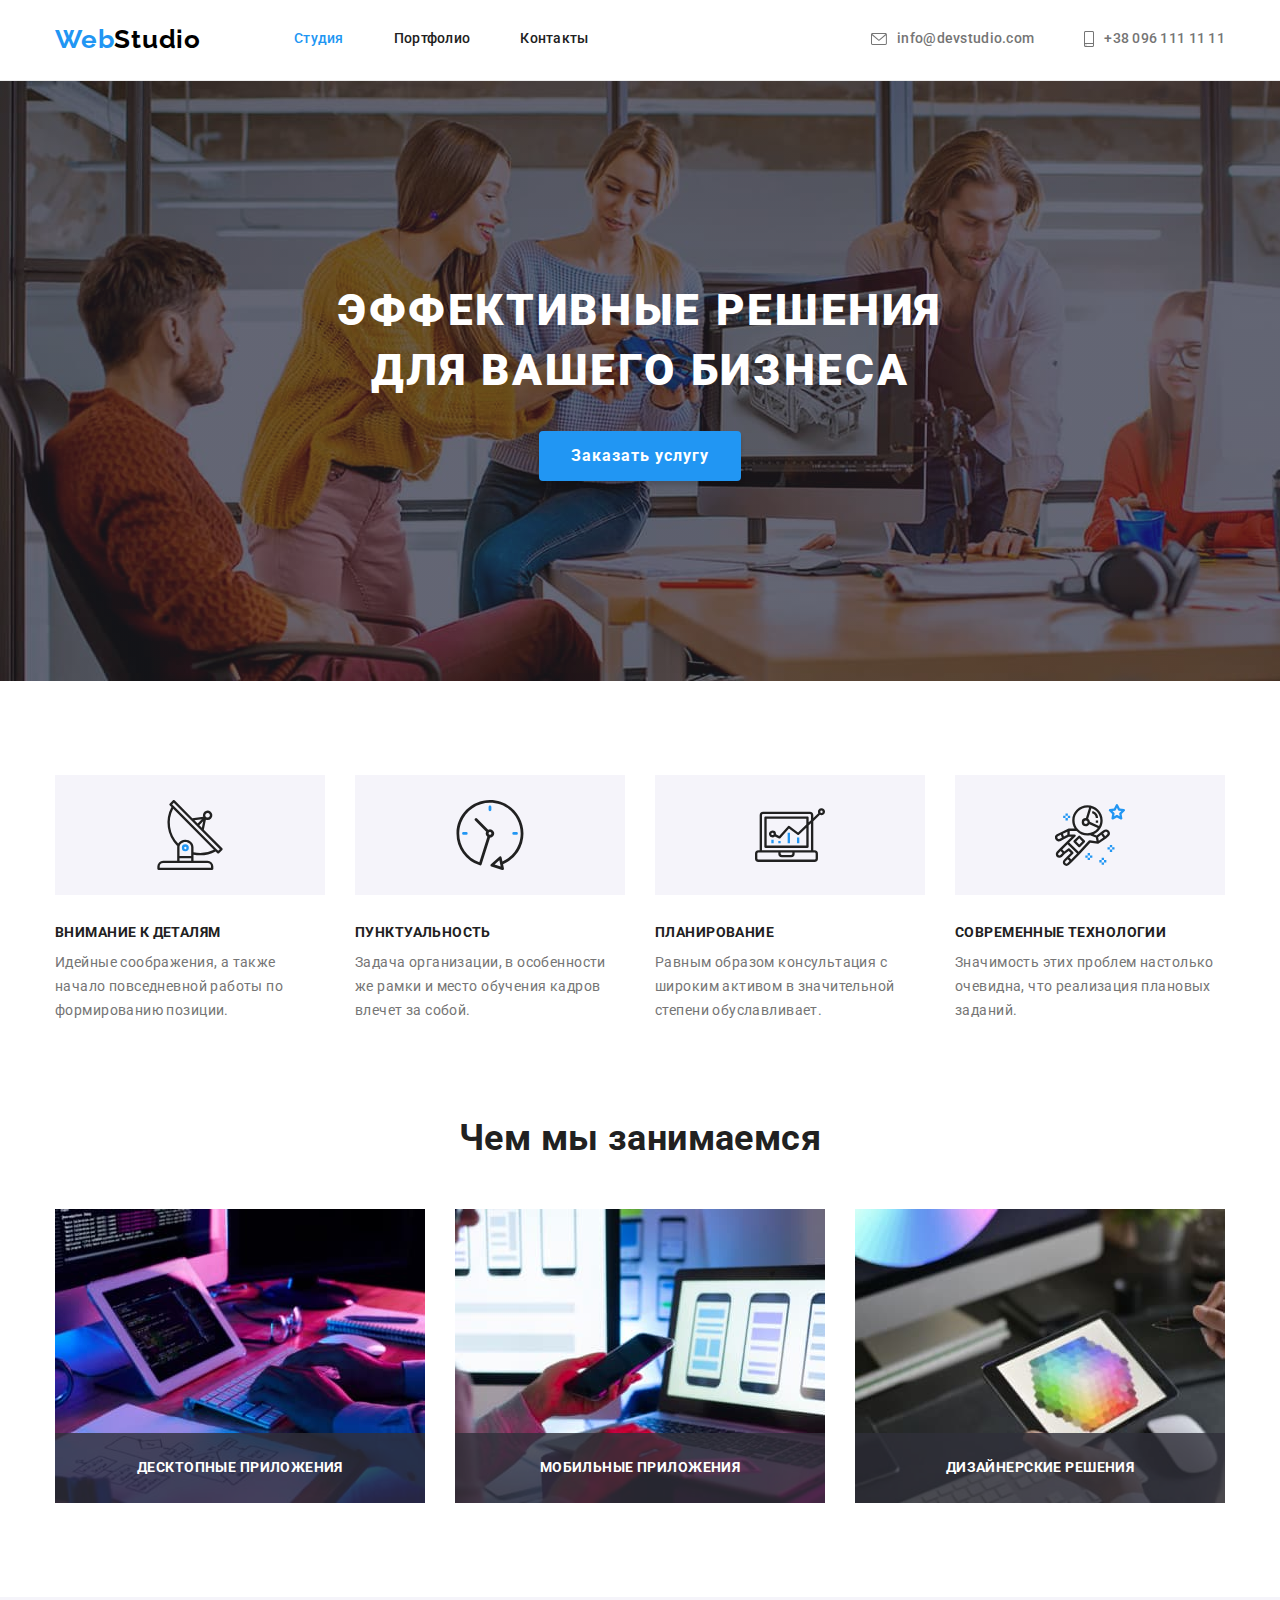
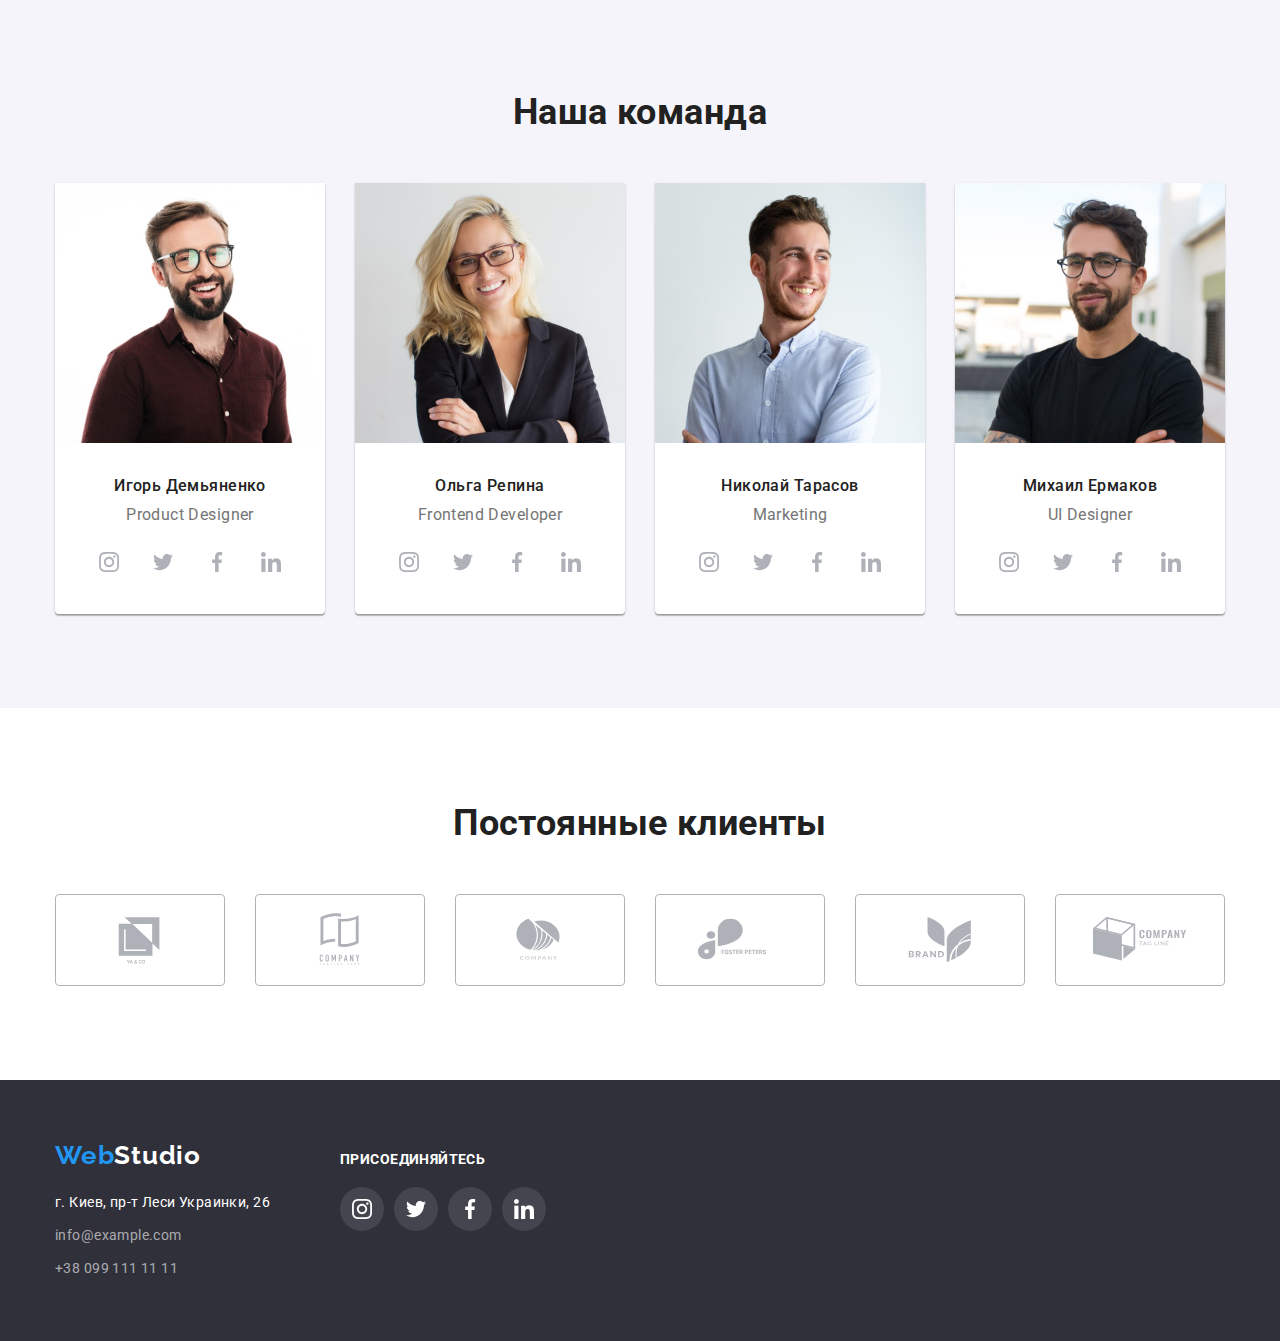
<file: index.html>
<!DOCTYPE html>
<html lang="ru">
<head>
    <meta charset="UTF-8">
    <meta http-equiv="X-UA-Compatible" content="IE=edge">
    <meta name="viewport" content="width=, initial-scale=1.0">
    <title>Студия</title>
    <link href="https://fonts.googleapis.com/css2?family=Raleway:wght@700&family=Roboto:wght@400;500;700;900&display=swap"
        rel="stylesheet">
        <link rel="preconnect" href="https://fonts.googleapis.com">
        <link rel="preconnect" href="https://fonts.gstatic.com" crossorigin>
    <link rel="stylesheet" href="https://cdnjs.cloudflare.com/ajax/libs/modern-normalize/1.1.0/modern-normalize.min.css"> 
    <link rel="stylesheet" href="./css/styles.css">
 
    
</head>
<body>
    <header class="header">
            <div class="container">
                <nav class="header-navigation">
                <a href="" class="header-logo link"><span>Web</span>Studio</a>  
        <ul class="header-list list">
            <li class="header-item pointer"><a href="" class="header-link current">Студия</a></li>
            <li class="header-item pointer"><a href="./portfolio.html" class="header-link">Портфолио</a></li>
            <li class="header-item pointer"><a href="" class="header-link">Контакты</a></li>
        </ul>
        </nav>
    <ul class="header-contacts-list list">
        <li class="header-mail-li">
            <a class="header-mail link" href="http://info@devstudio.com">
            <svg class="mail-icon" width="16" height="12">
                <use href="./images/symbol-defs.svg#icon-envelope"></use>
            </svg>
            info@devstudio.com 
            </a></li>
        <li class="header-tel-li">
            <a class="header-tel link" href="tel:+380961111111">
                <svg class="phone-icon" width="10" height="16">
                    <use href="./images/symbol-defs.svg#icon-smartphone"></use>
                </svg>
            +38 096 111 11 11</a></li>
    </ul>
    </div>

    
    </header>
    <main>
        <section class="hero">
            <div class="hero-content">
            <div class="container">
            <h1 class="hero-title">Эффективные решения для вашего бизнеса</h1>
            <button type="button" class="hero-btn pointer" data-modal-open>Заказать услугу</button>
            </div>
            </div>
        </section>
        <section class="feature">
            <div class="container">
            <h2 hidden>Особенности</h2>
            
         <ul class="feature-list list">
             <li class="feature-item antenna">
              
                 <!-- <div class="feature-box"> -->
                     
                <!-- </div> -->
                
                 <h3 class="feature-title">Внимание к деталям</h3>
                 <p class="feature-text">Идейные соображения, а также начало повседневной работы по формированию позиции.</p>
             </li>
             <li class="feature-item clock">
                
                 <h3 class="feature-title">Пунктуальность</h3>
                 <p class="feature-text">Задача организации, в особенности же рамки и место обучения кадров влечет за собой.</p>
             </li>
             <li class="feature-item vector">
                
                 <h3 class="feature-title">Планирование</h3>
                 <p class="feature-text">Равным образом консультация с широким активом в значительной степени обуславливает.</p>
             </li>
             <li class="feature-item austronaut">
                
                 <h3 class="feature-title">Современные технологии</h3>
                 <p class="feature-text">Значимость этих проблем настолько очевидна, что реализация плановых заданий.</p>
             </li>
         </ul>
        </div>
        </section>
        <section class="direction">
            <div class="container">
            <h2 class="direction-title">Чем мы занимаемся</h2>
            <ul class="direction-list list">
                <li class="direction-item"><img src="./images/box1.jpg" alt="Десктопные приложения" width="370" class="direction-icon">
                <p class="direction-desk">Десктопные приложения</p>
            </li>
                <li class="direction-item"><img src="./images/box2.jpg" alt="Мобильные приложения" width="370" class="direction-icon">
                <p class="direction-desk">Мобильные приложения</p>
            </li>
                <li class="direction-item"><img src="./images/box3.jpg" alt="Дизайнерские решения" width="370" class="direction-icon">
                <p class="direction-desk">Дизайнерские решения</p>
            </li>
            </ul>
            </div>
        </section>
        <section class="team">
        <div class="container">
            <h2 class="team-title">Наша команда</h2>
          <ul class="team-list list">
              <li class="team-item">
        <img src="./images/img4.jpg" alt="Игорь Демьяненко" width="270" class="team-icon">
        <div class="about-team-item">
        <h3 class="team-item-title">Игорь Демьяненко</h3>
        <p class="specialty-text">Product Designer</p></div>
    <ul class="team-soc-list list">
        <li class="team-soc-item"><a href="" class="team-soc-link">
            <svg class="team-soc-icon" width="20" height="20">
                <use href="./images/symbol-defs.svg#icon-instagram-2"></use>
            </svg>
        </a></li>
        <li class="team-soc-item"><a href="" class="team-soc-link">
            <svg class="team-soc-icon" width="20" height="20">
                <use href="./images/symbol-defs.svg#icon-twitter-1"></use>
            </svg>
        </a></li>
        <li class="team-soc-item"><a href="" class="team-soc-link">
            <svg class="team-soc-icon" width="20" height="20">
                <use href="./images/symbol-defs.svg#icon-facebook-1"></use>
            </svg>
        </a></li>
        <li class="team-soc-item"><a href="" class="team-soc-link">
            <svg class="team-soc-icon" width="20" height="20">
                <use href="./images/symbol-defs.svg#icon-linkedin-1"></use>
            </svg>
        </a></li>
    </ul>    
    </li>
              <li class="team-item">
        <img src="./images/img1.jpg" alt="Ольга Репина" width="270" class="team-icon">
        <div class="about-team-item">
        <h3 class="team-item-title">Ольга Репина</h3>
        <p class="specialty-text">Frontend Developer</p></div>
    <ul class="team-soc-list list">
        <li class="team-soc-item"><a href="" class="team-soc-link">
            <svg class="team-soc-icon" width="20" height="20">
                <use href="./images/symbol-defs.svg#icon-instagram-2"></use>
            </svg>
        </a></li>
        <li class="team-soc-item"><a href="" class="team-soc-link">
            <svg class="team-soc-icon" width="20" height="20">
                <use href="./images/symbol-defs.svg#icon-twitter-1"></use>
            </svg>
        </a></li>
        <li class="team-soc-item"><a href="" class="team-soc-link">
            <svg class="team-soc-icon" width="20" height="20">
                <use href="./images/symbol-defs.svg#icon-facebook-1"></use>
            </svg>
        </a></li>
        <li class="team-soc-item"><a href="" class="team-soc-link">
            <svg class="team-soc-icon" width="20" height="20">
                <use href="./images/symbol-defs.svg#icon-linkedin-1"></use>
            </svg>
        </a></li>
    </ul>
    </li>
              <li class="team-item">
        <img src="./images/img2.jpg" alt="Николай Тарасов" width="270" class="team-icon">
        <div class="about-team-item">
        <h3 class="team-item-title">Николай Тарасов</h3>
        <p class="specialty-text">Marketing</p></div>
    <ul class="team-soc-list list">
        <li class="team-soc-item"><a href="" class="team-soc-link">
            <svg class="team-soc-icon" width="20" height="20">
                <use href="./images/symbol-defs.svg#icon-instagram-2"></use>
            </svg>
        </a></li>
        <li class="team-soc-item"><a href="" class="team-soc-link">
            <svg class="team-soc-icon" width="20" height="20">
                <use href="./images/symbol-defs.svg#icon-twitter-1"></use>
            </svg>
        </a></li>
        <li class="team-soc-item"><a href="" class="team-soc-link">
            <svg class="team-soc-icon" width="20" height="20">
                <use href="./images/symbol-defs.svg#icon-facebook-1"></use>
            </svg>
        </a></li>
        <li class="team-soc-item"><a href="" class="team-soc-link">
            <svg class="team-soc-icon" width="20" height="20">
                <use href="./images/symbol-defs.svg#icon-linkedin-1"></use>
            </svg>
        </a></li>
    </ul>
    </li>
              <li class="team-item">
        <img src="./images/img3.jpg" alt="Михаил Ермаков" width="270" class="team-icon">
        <div class="about-team-item">
        <h3 class="team-item-title">Михаил Ермаков</h3>
        <p class="specialty-text">UI Designer</p></div>
    <ul class="team-soc-list list">
        <li class="team-soc-item"><a href="" class="team-soc-link">
            <svg class="team-soc-icon" width="20" height="20">
                <use href="./images/symbol-defs.svg#icon-instagram-2"></use>
            </svg>
        </a></li>
        <li class="team-soc-item"><a href="" class="team-soc-link">
            <svg class="team-soc-icon" width="20" height="20">
                <use href="./images/symbol-defs.svg#icon-twitter-1"></use>
            </svg>
        </a></li>
        <li class="team-soc-item"><a href="" class="team-soc-link">
            <svg class="team-soc-icon" width="20" height="20">
                <use href="./images/symbol-defs.svg#icon-facebook-1"></use>
            </svg>
        </a></li>
        <li class="team-soc-item"><a href="" class="team-soc-link">
            <svg class="team-soc-icon" width="20" height="20">
                <use href="./images/symbol-defs.svg#icon-linkedin-1"></use>
            </svg>
        </a></li>
    </ul>
    </li>
          </ul>
        </div>
        </section>
        <section class="clients">
            <div class="container">
                <h2 class="clients-title">Постоянные клиенты</h2>
                <ul class="clients-list list">
                    <li class="clients-item"><a href="" class="clients-link">
                        <svg class="follow-icon" width="106" height="60">
                            <use href="./images/symbol-defs.svg#icon-Logo"></use>
                        </svg>
                    </a></li>
                    <li class="clients-item"><a href="" class="clients-link">
                        <svg class="follow-icon" width="106" height="60">
                            <use href="./images/symbol-defs.svg#icon-Logo-1"></use>
                        </svg>
                    </a></li>
                    <li class="clients-item"><a href="" class="clients-link">
                        <svg class="follow-icon" width="106" height="60">
                            <use href="./images/symbol-defs.svg#icon-Logo-2"></use>
                        </svg>
                    </a></li>
                    <li class="clients-item"><a href="" class="clients-link">
                        <svg class="follow-icon" width="106" height="60">
                            <use href="./images/symbol-defs.svg#icon-Logo-3"></use>
                        </svg>
                    </a></li>
                    <li class="clients-item"><a href="" class="clients-link">
                        <svg class="follow-icon" width="106" height="60">
                            <use href="./images/symbol-defs.svg#icon-Logo-4"></use>
                        </svg>
                    </a></li>
                    <li class="clients-item"><a href="" class="clients-link">
                        <svg class="follow-icon" width="106" height="60">
                            <use href="./images/symbol-defs.svg#icon-Logo-5"></use>
                        </svg>
                    </a></li>
                </ul>

            </div>
        </section>
        <!--Modal window-->
        <div class="backdrop is-hidden" data-modal>
            <div class="modal">
                <button class="button-close" data-modal-close>
                    <svg class="modal-close-icon" width="18" height="18">
                        <use href="./images/symbol-defs.svg#icon-close-black"></use>
                    </svg>
                </button>
            </div>
        </div>
    </main>
    <footer class="footer">
      
        <div class="container">
            <div class="footer-content">
            <div class="footer-contact">
        <a href="" class="footer-logo link"><span>Web</span>Studio</a>
        <address>
            <ul class="address list list">
            <li class="footer-item pointer"><a href="" class="footer-add-link link">г. Киев, пр-т Леси Украинки, 26</a></li>
            <li class="footer-item pointer"><a href="mailto:info@example.com" class="footer-link link">info@example.com</a></li>
            <li class="footer-item pointer"><a href="tel:+380991111111" class="footer-link link">+38 099 111 11 11</a></li>
        </ul>
    </address>  
    </div>
    <div class="follow">
        <h2 class="follow-title">присоединяйтесь</h2>
        <ul class="follow-list list">
        <li class="follow-item"><a href="" class="follow-link">
            <svg class="follow-icon" width="20" height="20">
                <use href="./images/symbol-defs.svg#icon-instagram-2"></use>
            </svg>
        </a></li>
        <li class="follow-item"><a href="" class="follow-link">
            <svg class="follow-icon" width="20" height="20">
                <use href="./images/symbol-defs.svg#icon-twitter-1"></use>
            </svg>
        </a></li>
        <li class="follow-item"><a href="" class="follow-link">
            <svg class="follow-icon" width="20" height="20">
                <use href="./images/symbol-defs.svg#icon-facebook-1"></use>
            </svg>
        </a></li>
        <li class="follow-item"><a href="" class="follow-link">
            <svg class="follow-icon" width="20" height="20">
                <use href="./images/symbol-defs.svg#icon-linkedin-1"></use>
            </svg>
        </a></li>
        </ul>
    </div>
</div>
</div>
    </footer>
    <script src="./js/modal.js"></script>
</body>
</html>
</file>
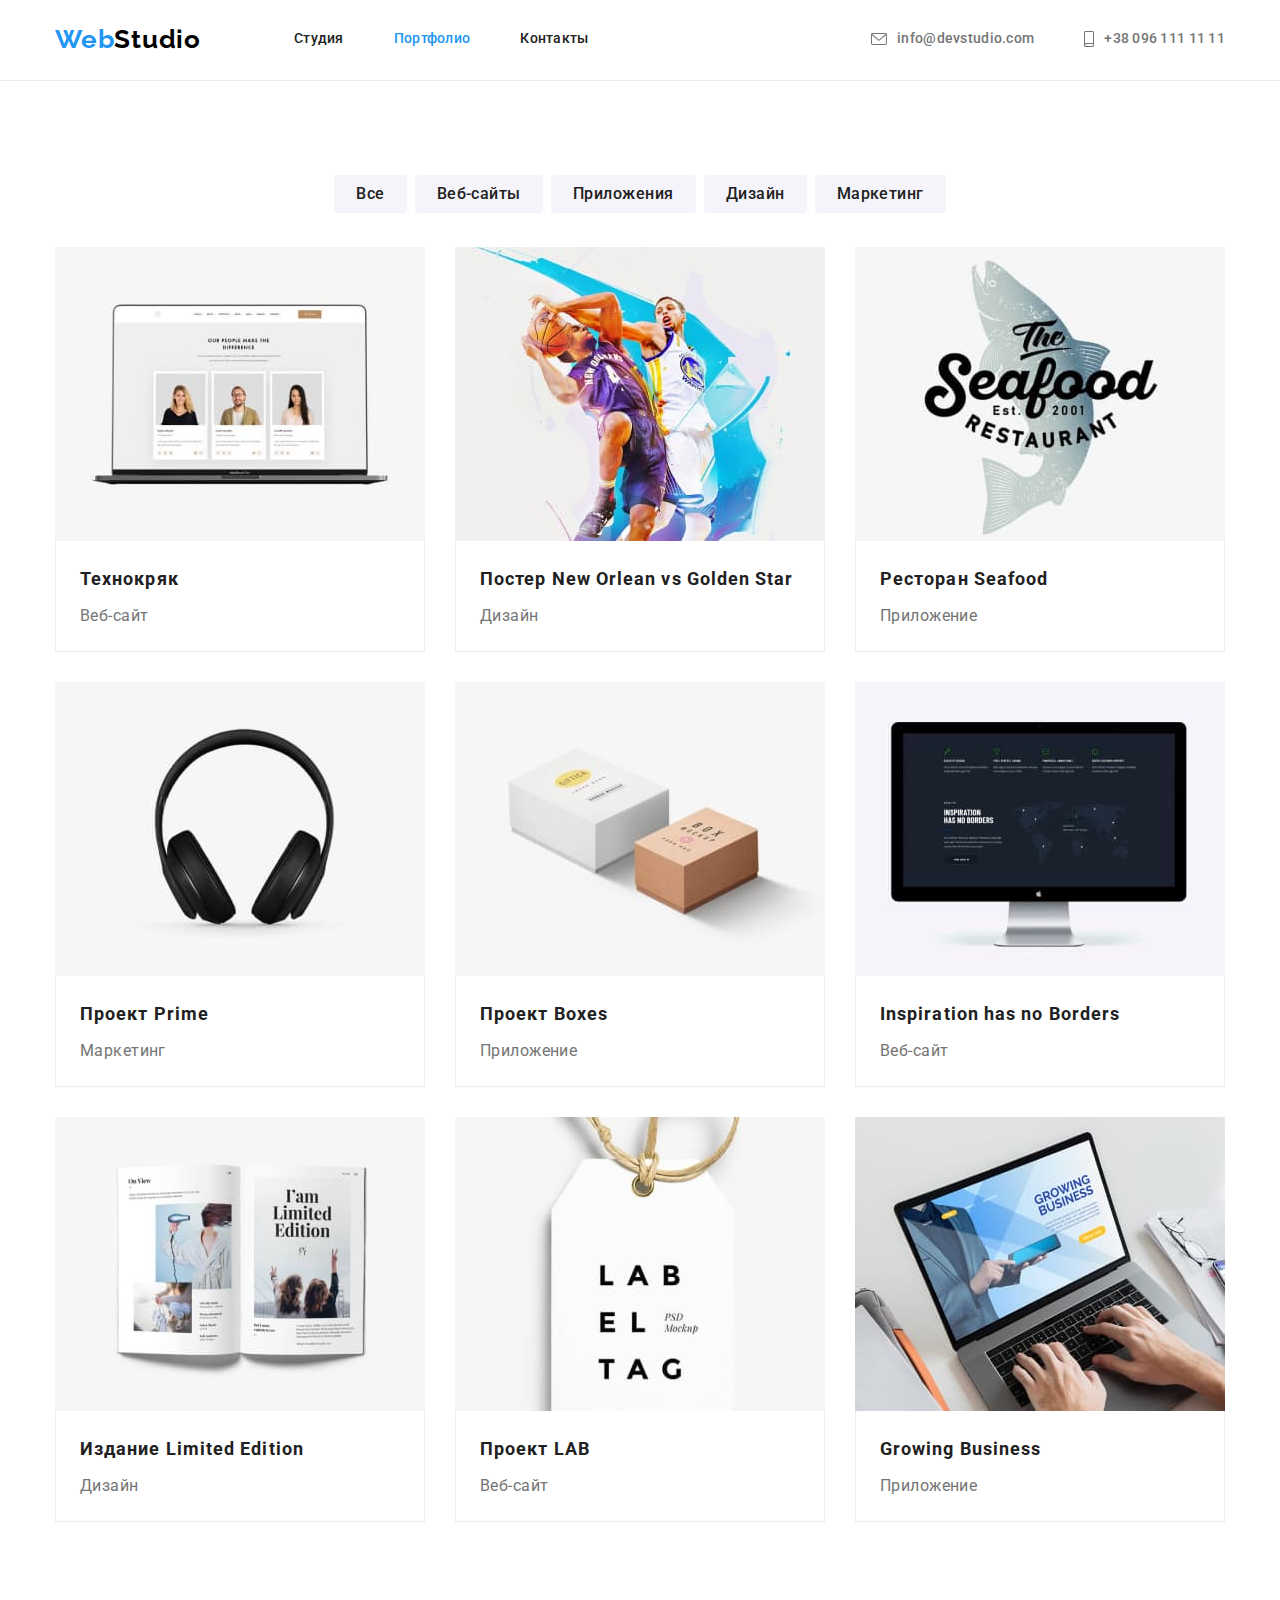
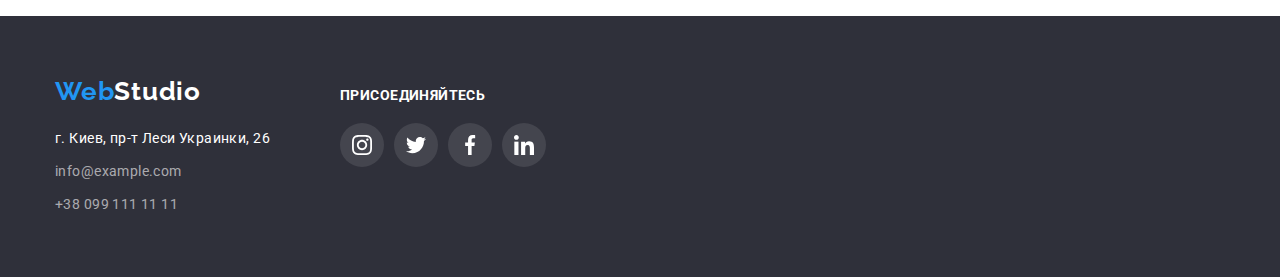
<file: portfolio.html>
<!DOCTYPE html>
<html lang="en">
<head>
    <meta charset="UTF-8">
    <meta http-equiv="X-UA-Compatible" content="IE=edge">
    <meta name="viewport" content="width=device-width, initial-scale=1.0">
    <title>Портфолио</title>
    <link href="https://fonts.googleapis.com/css2?family=Raleway:wght@700&family=Roboto:wght@400;500;700;900&display=swap"
        rel="stylesheet">
        <link rel="preconnect" href="https://fonts.googleapis.com">
        <link rel="preconnect" href="https://fonts.gstatic.com" crossorigin>
    <link rel="stylesheet" href="https://cdnjs.cloudflare.com/ajax/libs/modern-normalize/1.1.0/modern-normalize.min.css">
    <link rel="stylesheet" href="./css/styles.css">
  
    
</head>
<body>
    <header class="header">
        <div class="container">
            <nav class="header-navigation">
                <a href="" class="header-logo link"><span>Web</span>Studio</a>
                <ul class="header-list list">
                    <li class="header-item pointer"><a href="./" class="header-link ">Студия</a></li>
                    <li class="header-item pointer"><a href="./portfolio.html" class="header-link current">Портфолио</a></li>
                    <li class="header-item pointer"><a href="" class="header-link">Контакты</a></li>
                </ul>
            </nav>
            <ul class="header-contacts-list list">
                <li class="header-mail-li">
                    <a class="header-mail link" href="http://info@devstudio.com">
                        <svg class="mail-icon" width="16" height="12">
                            <use href="./images/symbol-defs.svg#icon-envelope"></use>
                        </svg>
                        info@devstudio.com
                    </a>
                </li>
                <li class="header-tel-li">
                    <a class="header-tel link" href="tel:+380961111111">
                        <svg class="phone-icon" width="10" height="16">
                            <use href="./images/symbol-defs.svg#icon-smartphone"></use>
                        </svg>
                        +38 096 111 11 11</a>
                </li>
            </ul>
        </div>
    
    </header>

    
    <main>
        <section class="samples">
            <div class="container">
        <h1 hidden>Работы</h1>
        <ul class="services-list list">
            <li><button type="button" class="services-item-btn pointer">Все</button></li>
            <li><button type="button" class="services-item-btn pointer">Веб-сайты</button></li>
            <li><button type="button" class="services-item-btn pointer">Приложения</button></li>
            <li><button type="button" class="services-item-btn pointer">Дизайн</button></li>
            <li><button type="button" class="services-item-btn pointer">Маркетинг</button></li>
        </ul>
        <ul class="examples-list list">
            <li class="examples-item">
                <a href=""class="examples-icon link">
                    <div class="card-over"><img src="./images/img19.jpg" alt="технокряк">
                    <p class="card-text is-hidden-text">
                        Ресурс предлагает комплексные предложения с разным уровнем функционала и сервисов. Все это позволит посетителю получить
                        исчерпывающие сведения о компании или частном лице.
                    </p>
                </div>
<div class="about-examles">
                <h2 class="examples-title">Технокряк</h2>
                <p class="examples-text">Веб-сайт</p>
            </div></a>
            </li>
            <li class="examples-item">
                <a href="" class="examples-icon link">
                    <div class="card-over"><img src="./images/img11.jpg" alt="Постер">
                    <p class="card-text is-hidden-text">
                        Ресурс предлагает комплексные предложения с разным уровнем функционала и сервисов. Все это позволит посетителю получить
                        исчерпывающие сведения о компании или частном лице.
                        </p>
                    </div>
<div class="about-examles">
                <h2 class="examples-title">Постер New Orlean vs Golden Star</h2>
                <p class="examples-text">Дизайн</p>
                </div></a>
            </li>
            <li class="examples-item">
                <a href="" class="examples-icon link">
                    <div class="card-over"><img src="./images/img12.jpg" alt="Ресторан">
                        <p class="card-text is-hidden-text">
                            Ресурс предлагает комплексные предложения с разным уровнем функционала и сервисов. Все это позволит посетителю
                            получить
                            исчерпывающие сведения о компании или частном лице.
                        </p>
                    </div>
<div class="about-examles">
                <h2 class="examples-title">Ресторан Seafood</h2>
                <p class="examples-text">Приложение</p>
                </div></a>
            </li>
            <li class="examples-item">
                <a href="" class="examples-icon link">
                    <div class="card-over"><img src="./images/img13.jpg" alt="Проект Prime">
                        <p class="card-text is-hidden-text">
                            Ресурс предлагает комплексные предложения с разным уровнем функционала и сервисов. Все это позволит посетителю
                            получить
                            исчерпывающие сведения о компании или частном лице.
                        </p>
                    </div>
<div class="about-examles">
                <h2 class="examples-title">Проект Prime</h2>
                <p class="examples-text">Маркетинг</p>
                </div></a>
            </li>
            <li class="examples-item">
                <a href="" class="examples-icon link">
                    <div class="card-over"><img src="./images/img14.jpg" alt="Проект Boxes">
                        <p class="card-text is-hidden-text">
                            Ресурс предлагает комплексные предложения с разным уровнем функционала и сервисов. Все это позволит посетителю
                            получить
                            исчерпывающие сведения о компании или частном лице.
                        </p>
                    </div>
<div class="about-examles">
                <h2 class="examples-title">Проект Boxes</h2>
                <p class="examples-text">Приложение</p>
            </div></a>
            </li>
            <li class="examples-item">
                <a href="" class="examples-icon link">
                    <div class="card-over"><img src="./images/img15.jpg" alt="Inspiration has no Borders">
                        <p class="card-text is-hidden-text">
                            Ресурс предлагает комплексные предложения с разным уровнем функционала и сервисов. Все это позволит посетителю
                            получить
                            исчерпывающие сведения о компании или частном лице.
                        </p>
                    </div>
<div class="about-examles">
                <h2 class="examples-title">Inspiration has no Borders</h2>
                <p class="examples-text">Веб-сайт</p>
            </div></a>
            </li>
            <li class="examples-item">
                <a href="" class="examples-icon link">
                    <div class="card-over"><img src="./images/img16.jpg" alt="Издание Limited Edition">
                        <p class="card-text is-hidden-text">
                            Ресурс предлагает комплексные предложения с разным уровнем функционала и сервисов. Все это позволит посетителю
                            получить
                            исчерпывающие сведения о компании или частном лице.
                        </p>
                    </div>
<div class="about-examles">
                <h2 class="examples-title">Издание Limited Edition</h2>
                <p class="examples-text">Дизайн</p>
                </div></a>
            </li>
            <li class="examples-item">
                <a href="" class="examples-icon link">
                    <div class="card-over"><img src="./images/img17.jpg" alt="Проект LAB">
                        <p class="card-text is-hidden-text">
                            Ресурс предлагает комплексные предложения с разным уровнем функционала и сервисов. Все это позволит посетителю
                            получить
                            исчерпывающие сведения о компании или частном лице.
                        </p>
                    </div>
<div class="about-examles">
                <h2 class="examples-title">Проект LAB</h2>
                <p class="examples-text">Веб-сайт</p>
            </div></a>
            </li>
            <li class="examples-item">
                <a href="" class="examples-icon link">
                    <div class="card-over"><img src="./images/img18.jpg" alt="Growing Business">
                        <p class="card-text is-hidden-text">
                            Ресурс предлагает комплексные предложения с разным уровнем функционала и сервисов. Все это позволит посетителю
                            получить
                            исчерпывающие сведения о компании или частном лице.
                        </p>
                    </div>
<div class="about-examles">
                <h2 class="examples-title">Growing Business</h2>
                <p class="examples-text">Приложение</p>
            </div></a>
            </li>
        </ul>
        </div>
    </section>
</main>
<footer class="footer">

    <div class="container">
        <div class="footer-content">
            <div class="footer-contact">
                <a href="" class="footer-logo link"><span>Web</span>Studio</a>
                <address>
                    <ul class="address list list">
                        <li class="footer-item pointer"><a href="" class="footer-add-link link">г. Киев, пр-т Леси
                                Украинки, 26</a></li>
                        <li class="footer-item pointer"><a href="mailto:info@example.com"
                                class="footer-link link">info@example.com</a></li>
                        <li class="footer-item pointer"><a href="tel:+380991111111" class="footer-link link">+38 099 111
                                11 11</a></li>
                    </ul>
                </address>
            </div>
            <div class="follow">
                <h2 class="follow-title">присоединяйтесь</h2>
                <ul class="follow-list list">
                    <li class="follow-item"><a href="" class="follow-link">
                            <svg class="follow-icon" width="20" height="20">
                                <use href="./images/symbol-defs.svg#icon-instagram-2"></use>
                            </svg>
                        </a></li>
                    <li class="follow-item"><a href="" class="follow-link">
                            <svg class="follow-icon" width="20" height="20">
                                <use href="./images/symbol-defs.svg#icon-twitter-1"></use>
                            </svg>
                        </a></li>
                    <li class="follow-item"><a href="" class="follow-link">
                            <svg class="follow-icon" width="20" height="20">
                                <use href="./images/symbol-defs.svg#icon-facebook-1"></use>
                            </svg>
                        </a></li>
                    <li class="follow-item"><a href="" class="follow-link">
                            <svg class="follow-icon" width="20" height="20">
                                <use href="./images/symbol-defs.svg#icon-linkedin-1"></use>
                            </svg>
                        </a></li>
                </ul>
            </div>
        </div>
    </div>
</footer>
      
</body>
</html>
</file>
<file: css/styles.css>
:root {
    --header-color: #212121;
    --contacts-color: #757575;
    --main-title-color: #FFFFFF;
    --second-title-color: #212121;
    --btn-color: #2196F3;
    --accent-color: #2196F3;
    --main-text-color: #757575;
    --hero-footer-bgc-color: #2F303A;
    --bcg-card-color: #F5F4FA;
    --head-logo-color: #000000;
    --footer-logo-color: #FFFFFF;
    --animation: cubic-bezier(0.4, 0, 0.2, 1);
}
body {
    font-family: "Roboto", sans-serif;
    font-size: 14px;
    letter-spacing: 0.03em;
    color: var(--main-text-color);
}
    p,
    h1,
    h2,
    h3,
    h4
     {
        margin: 0;
    }
    ul
    {
        padding-left: 0;
        margin: 0;
}
.container {
    
    width: 1200px;
    padding-left: 15px;
    padding-right: 15px;
    margin: 0 auto;
    /* outline: 1px solid red; */
}
/* ---------------------------HEADER-------------------------- */
header {
    
    background-color: var(--main-title-color);
    padding-top: 24px;
    padding-bottom: 25px;
    border-bottom: 1px solid #ECECEC;
}
span {
    font-family: 'Raleway';
    font-style: normal;
    font-weight: 700;
    font-size: 26px;
    line-height: 1.19;
    letter-spacing: 0.03em;
    color: var(--accent-color);
}
.header-logo {
    font-family: 'Raleway';
    font-style: normal;
    font-weight: 700;
    font-size: 26px;
    line-height: 1.19;
    letter-spacing: 0.03em;
    color: var(--head-logo-color) }
    .list {
        list-style: none;
        margin-top: 0px;
    }
    .link {
        text-decoration: none;
    }
    .header .container {
        display: flex;
        align-items: center;
    }
    
   .header-navigation {
       display: flex;
       align-items: center; 
   }
    
    .header-list {
        display: flex;
        margin-left: 93px;
    }
    .header-item {
        
    }
    
    .header-item:not(:last-child){ 
        margin-right: 50px;
    }
    .header-link {
        position: relative;
        display: block;
        /* padding-top: 32px;
        padding-bottom: 32px; */
        font-weight: 500;
        font-size: 14px;
        line-height: 1.14;
        letter-spacing: 0.02em;
        text-decoration: none;
        color: var(--header-color);
        transition: color 250ms var(--animation);
    }
    .header-link::after {
        content: '';
        position: absolute;
        bottom: -34px;
        display: block;
        width: 100%;
        height: 4px;
        background-color: var(--accent-color);
        border-radius: 2px;
        transform: scale(0);
        transition: transform 250ms var(--animation);
    }
    
    .header-link:hover::after {
        transform: scale(1);
    }
    .pointer {
        cursor: pointer;
    }
    .header-link:hover,
    .header-link:focus {
        color: var(--accent-color);
    }
    .header-list .header-link.current {
        color: var(--accent-color);
    }
      
    .header-contacts-list{
     display: flex;
    margin-left: auto;
    justify-content: center;
    }
    .header-mail-link {
        display: flex;
    }
  
    

    .header-mail {
        display: flex;
        font-weight: 500;
        font-size: 14px;
        line-height: 1.14;
        letter-spacing: 0.02em;
        color: var(--contacts-color);
        transition: color 250ms var(--animation);
    }
    .mail-icon {
        margin-right: 10px;
        fill: currentColor;
        align-self: center;
    }
    .header-mail:hover,
    .header-mail:focus {
        color: var(--accent-color);
    }
    .header-tel {
        display: flex;
        font-weight: 500;
        font-size: 14px;
        line-height: 1.14;
        letter-spacing: 0.02em;
        color: var(--contacts-color);
        transition: color 250ms var(--animation);
    }
    .phone-icon {
        margin-right: 10px;
        fill: currentColor;
        align-self: center;
    }
    .header-mail-li {
        margin-right: 50px;
    }
    .header-tel-li {
        margin-right: 0px;
    }
    .header-tel:hover,
    .header-tel:focus {
        color: var(--accent-color);
    }
    .header-mail-link {
        
    }
    /* ----------------------------------------HERO------------------------------------------- */
    .hero {
     text-align: center;
    }  
    .hero-content {
        background-color: var(--hero-footer-bgc-color);
        padding-top: 200px;
        padding-bottom: 200px;
        max-width: 1600px;
        height: 600px;
        margin-left: auto;
        margin-right: auto;
        background-image: linear-gradient(rgba(47, 48, 58, 0.4),
                rgba(47, 48, 58, 0.4)),
            url(../images/hero-img.jpg);
    }
    .hero-title {
    font-weight: 900;
    font-size: 44px;
    width: 696px;;
    line-height: 1.36;
    /* text-align: center; */
    letter-spacing: 0.06em;
    text-transform: uppercase;
    color: var(--main-title-color);
    margin: 0 auto;
    margin-bottom: 30px;

    }
    .hero-btn {
    display: inline-block;
    font-family: 'Roboto';
    font-weight: 700;
    font-size: 16px;
    line-height: 1.88;
    align-items: center;
    text-align: center;
    letter-spacing: 0.06em;
    color: var(--main-title-color);
    background-color: var(--accent-color);
    border: none;
    border-radius: 4px;
    padding: 10px 32px;
    box-shadow: 0px 4px 4px rgba(0, 0, 0, 0.15);
    
    }
    /* ------------------------------------FEATURE----------------------------------- */
  .feature {
    padding-top: 94px;
    padding-bottom: 94px;
  }
  .feature-list {
      display: flex;
  }
    .feature-title {
        font-weight: 700;
        font-size: 14px;
        line-height: 1.14;
        text-transform: uppercase;
        color: var(--second-title-color);
        margin-top: 0px;
        margin-bottom: 10px;
    }
    .feature-item {
       display: block;
        width: 270px;
        margin-right: 30px;
    }
    .feature-item::before {
        content: '';
        display: block;
        width: 270px;
        height: 120px;
        margin-bottom: 30px;
        background-color: #F5F4FA;
        background-repeat: no-repeat;
        background-position: center;
    }
    .antenna::before {
        background-image: url('../images/features/antenna.svg');
    }
    
    .clock::before {
        background-image: url('../images/features/clock.svg');
    }
    
    .vector::before {
        background-image: url('../images/features/diagram.svg');
    }
    
    .austronaut::before {
        background-image: url('../images/features/astronaut.svg');
    }
    .feature-item:last-child {
        margin-right: 0px;
    }
    .feature-text {
        line-height: 1.71;
        max-width: 270px;
        margin-top: 0px;
    }
    /* -------------------------------------direction--------------------------------------- */
    .direction {
        padding-bottom: 94px;
    }
    .direction-list {
        display: flex;
    }
    .direction-item {
       position: relative;
        margin-right: 30px;
    }
    .direction-icon {
    display: block;
    width: 100%;
    height: auto;
    
    }
    .direction-item:last-child {
        margin-right: 0px;
    }
    .direction-title {
        font-weight: 700;
        font-size: 36px;
        line-height: 1.17;
        text-align: center;
        color: var(--second-title-color);
        margin-bottom: 50px;
        margin-top: 0px;
    }

    .direction-desk {
        position: absolute;
        display: flex;
        bottom: 0;
        width: 100%;
        height: 70px;
        background-color: rgba(47, 48, 58, 0.8);
        align-items: center;
        justify-content: center;
        
        font-weight: 700;
        font-size: 14px;
        line-height: 1.14;
        letter-spacing: 0.03em;
        text-transform: uppercase;
        color: var(--main-title-color);
    }
   
    .team {
        background-color: var(--bcg-card-color);
   padding-top: 94px;
   padding-bottom: 94px;
    }
   .team-list {
    display: flex;
   }
    .team-item {
        margin-right: 30px;
        background: #FFFFFF;
        box-shadow: 0px 1px 3px rgba(0, 0, 0, 0.12),
        0px 1px 1px rgba(0, 0, 0, 0.14),
        0px 2px 1px rgba(0, 0, 0, 0.2);
        border-radius: 0px 0px 4px 4px;
    }
    .team-item:last-child {
        margin-right: 0px;
    }
    .team-title {
        font-weight: 700;
        font-size: 36px;
        line-height: 1.17;
        text-align: center;
        color: var(--second-title-color);
        margin-bottom: 50px;
        margin-top: 0px;
    }
    .team-soc-item 
     
    .team-icon > img {
        display: block;
        width: 100%;
        height: auto;
       
    }
    .about-team-item {
        padding-top: 30px;
        /* padding-bottom: 30px; */
        margin-bottom: 16px;
    }
    .team-item-title {
        font-weight: 500;
        font-size: 16px;
        line-height: 1.19;
        text-align: center;
        color: var(--second-title-color);
        margin-bottom: 10px;
        margin-top: 0px;
    }
    .specialty-text {
        font-size: 16px;
        line-height: 1.19;
        text-align: center;
        margin-top: 0px;
    }
    .team-soc-list {
        display: flex;
        justify-content: center;
        padding-bottom: 30px;
    }
    .team-soc-link {
        width: 44px;
        height: 44px;
        background-color: #FFFFFF;
        border-radius: 50%;
        display: flex;
        justify-content: center;
        align-items: center;
        fill: #AFB1B8;
        transition: fill 250ms var(--animation),
        background-color 250ms var(--animation);
    }
    
    .team-soc-link:hover,
    .team-soc-link:focus {
        background-color: #2196F3;
        fill: #FFFFFF;
    }
    .team-soc-item + .team-soc-item {
        margin-left: 10px;
    }
    /* ------------------------------------------CLIENTS------------------------------------ */
    .clients {
        padding-top: 94px;
        padding-bottom: 94px;
    }
    .clients-title {
        font-weight: 700;
        font-size: 36px;
        line-height: 1.17;
        text-align: center;
        color: var(--second-title-color);
        margin-bottom: 50px;
        margin-top: 0px;
    }
    .clients-list {
        display: flex;
        justify-content: center;
        
    }
.clients-item + .clients-item {
    margin-left: 30px;
}
    .clients-link {
        display: flex;
        width: 170px;
        height: 92px;
        /* background-color: #2196F3; */
        border: 1px solid #AFB1B8;
        border-radius: 4px;
        justify-content: center;
        align-items: center;
        fill: #AFB1B8;
        transition: fill 250ms var(--animation),
        border-color 250ms var(--animation);
    }
    .clients-link:hover,
    .clients-link:focus {
        fill: #2196F3;
        border: 1px solid #2196F3;
    }
    /* .mail-icon  */
/* ---------------------------------------FOOTER----------------------------------- */
 
.footer {
        max-width: 1600px;
        background-color: var(--hero-footer-bgc-color);
        
        padding-top: 60px;
        padding-bottom: 60px;
        margin-left: auto;
        margin-right: auto;
        /* display: flex; */
        align-items: center;
    }
 
    .footer-logo {
        display: inline-block;
        font-family: 'Raleway';
        font-style: normal;
        font-weight: 700;
        font-size: 26px;
        line-height: 1.19;
        letter-spacing: 0.03em;
        color: var(--footer-logo-color);
        margin-bottom: 20px;
    }
    .footer-item {
margin-bottom: 9px;
    }
    .footer-item:last-child {
margin-bottom: 0px;
    }
    .footer-add-link {
        font-style: normal;
        font-weight: 400;
        font-size: 14px;
        line-height: 1.71;
        letter-spacing: 0.03em;
        color: var(--footer-logo-color);
        transition: color 250ms var(--animation);
        
    }
    .footer-add-link:hover,
    .footer-add-link:focus {
        color: var(--accent-color);
    }
    .footer-link {
        font-style: normal;
        font-size: 14px;
        line-height: 1.71;
        letter-spacing: 0.03em;
        color: rgba(255, 255, 255, 0.6);
        transition: color 250ms var(--animation);
        
    }
    .footer-link:hover,
    .footer-link:focus {
        color: var(--accent-color);
    }
    .follow-title {
    font-family: 'Roboto';
    font-style: normal;
    font-weight: 700;
    font-size: 14px;
    line-height: 16px;
    letter-spacing: 0.03em;
    color: #FFFFFF;
    text-transform: uppercase;
    margin-bottom: 20px;
    }
    .footer-content {
        display: flex;
        align-items: baseline;
    }
    .follow {
        display: block;
        margin-left: 70px;
    }
   
    .follow-list {
        display: flex;
        justify-content: center;
    }
    .follow-link{
        width: 44px;
        height: 44px;
        background: rgba(255, 255, 255, 0.1);
        border-radius: 50%;
        display: flex;
        justify-content: center;
        align-items: center;
        fill: #FFFFFF;
        transition: background-color 250ms var(--animation);
    } 
    .follow-link:hover,
    .follow-link:focus {
        background-color: #2196F3;
        
    }
    /* .follow-item {

    } */
    .follow-item:not(:last-child) {
        margin-right: 10px;
    }
    /* .follow-icon {
        
    } */
    
    /* --------------------------------------------samples------------------------------------------ */
    .samples {
        padding-top: 94px;
        padding-bottom: 94px;
    }
    .services-list {
        display: flex;
        justify-content: center;
    }
    .services-list >li {
        margin-right: 8px;
    }
    .services-list>li:last-child {
        margin-right: 0px;
    }
    .services-item-btn {
        
        font-family: 'Roboto';
        font-weight: 500;
        font-size: 16px;
        line-height: 1.62;
        text-align: center;
        letter-spacing: 0.03em;
        color: var(--header-color);
        background-color: var(--bcg-card-color) ;
        border: none;
        border-radius: 4px;
        padding: 6px 22px;
        transition: background-color 250ms var(--animation),
        color 250ms var(--animation),
        border-color 250ms var(--animation),
        box-shadow 250ms var(--animation);
    }
    .services-item-btn:hover,
    .services-item-btn:focus{
         color: var(--main-title-color);
         background-color: var(--accent-color);
        box-shadow: 0px 3px 1px rgba(0, 0, 0, 0.1),
        0px 1px 2px rgba(0, 0, 0, 0.08),
        0px 2px 2px rgba(0, 0, 0, 0.12);
        border-radius: 4px;
    }
    .services-list {
        margin-bottom: 34px;
    }
    .examples-title {
        font-weight: 700;
        font-size: 18px;
        line-height: 2;
        letter-spacing: 0.06em;
        color: var(--second-title-color);
        margin-bottom: 4px;

    }
    .examples-text {
        font-size: 16px;
        line-height: 1.88;
        color: var(--main-text-color);
       
    }
    .about-examles {
        padding: 20px 24px;
        /* padding-bottom: 20px; */
        border: 1px solid #EEEEEE;
        border-top: 0;
       
    }
    .examples-list {
        display: flex;
        flex-wrap: wrap;
        
    }
    .examples-item {
        
        margin-right: 30px;
        margin-bottom: 30px;
        /* border-bottom: 1px solid #EEEEEE; */
    }
    .examples-icon {
        
        display: block;
        width: 100%;
        height: auto;
        text-decoration: none;
        /* border-bottom: 1px solid #EEEEEE; */
        transition: box-shadow 250ms var(--animation);
    }
   
    .examples-icon:hover {
    box-shadow: 0px 1px 1px rgba(0, 0, 0, 0.12),
    0px 4px 4px rgba(0, 0, 0, 0.06),
    1px 4px 6px rgba(0, 0, 0, 0.16);
    }
    .examples-item:nth-child(3n) {
        margin-right: 0px;
    }
    .examples-item:nth-last-child(-n+3) {
        margin-bottom: 0px;
    }
    .card-over {
        position: relative;
        overflow: hidden;
    }
    .card-over > img {
        display: block;
        max-width: 100%;
    }
    .card-text {
        position: absolute;
        bottom: 0;
        left: 0;
        padding: 63px 24px;
        transform: translateY(101%);
        transition: transform 250ms var(--animation);
        
        font-weight: 400;
        font-size: 18px;
        line-height: 1.55;
        letter-spacing: 0.03em;
        color: var(--main-title-color);
        background-color: rgba(33, 150, 243, 0.9);
    }
    .examples-icon:hover .card-text,
    .examples-icon:focus .card-text {
        transform: translateY(0);
    }

    /* -----------------------------------MODAL WINDOW------------------------- */
    
    .backdrop {
        position: fixed;
        top: 0;
        left: 0;
        width: 100%;
        height: 100%;
        background-color: rgba(0, 0, 0, 0.2);
        transition: opacity 250ms var(--animation), visibility 250ms var(--animation);
    }
    .backdrop.is-hidden {
        visibility: hidden;
        opacity: 0;
        pointer-events: none;
    }
    .modal {
        position: absolute;
        top: 50%;
        left: 50%;
        width: 528px;
        height: 581px;
        transform: translate(-50%, -50%) scale(1);
        transition: transform 1250ms var(--animation);
    
        background-color: var(--main-title-color);
        box-shadow: 0px 1px 3px rgba(0, 0, 0, 0.12), 0px 1px 1px rgba(0, 0, 0, 0.14),
            0px 2px 1px rgba(0, 0, 0, 0.2);
        border-radius: 4px;
    }
    .backdrop.is-hidden .modal {
        transform: translate(-50%, -50%) scale(0) rotateZ(360deg);
    }
    .button-close {
        position: absolute;
        top: 8px;
        right: 8px;
        display: flex;
        align-items: center;
        justify-content: center;
    
        background: var(--main-title-color);
        border: 1px solid rgba(0, 0, 0, 0.1);
        width: 30px;
        height: 30px;
        border-radius: 50%;
        cursor: pointer;
    }
    .modal-close-icon {
        fill: #000;
    }
</file>
